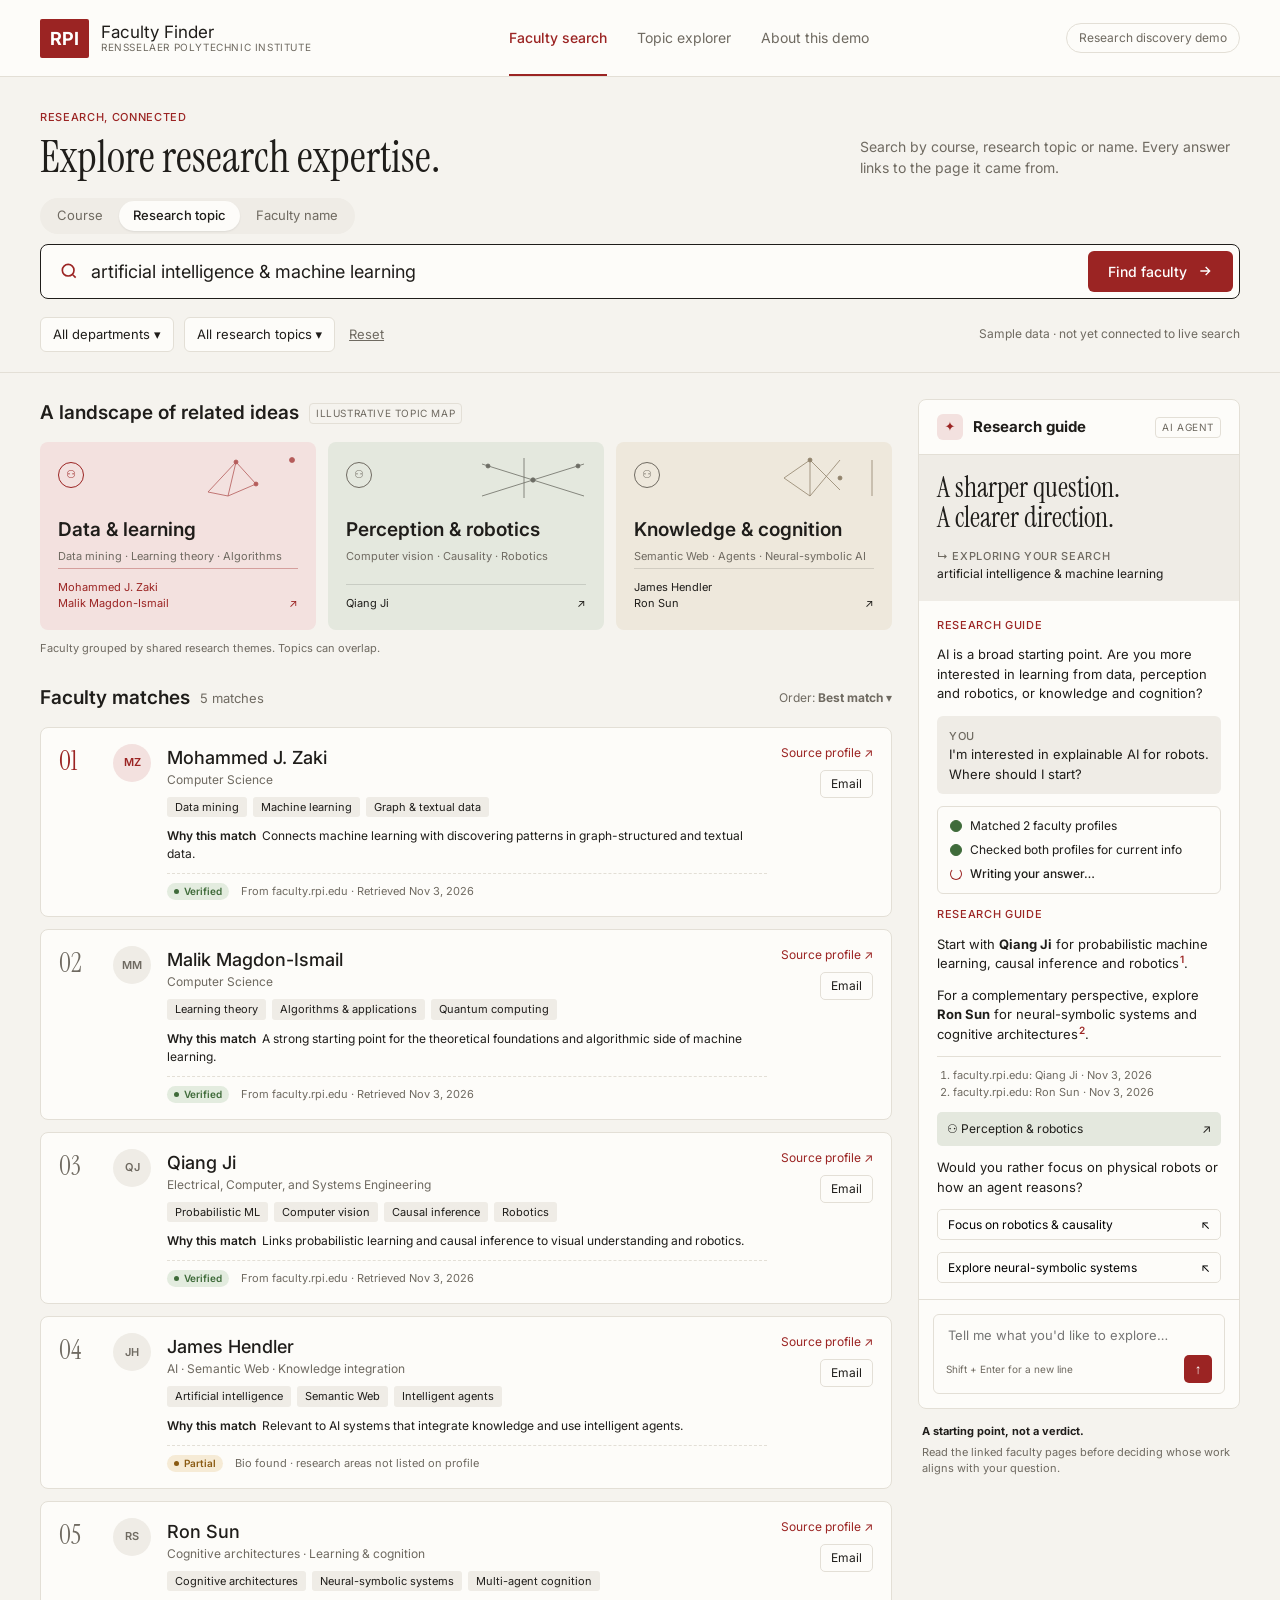
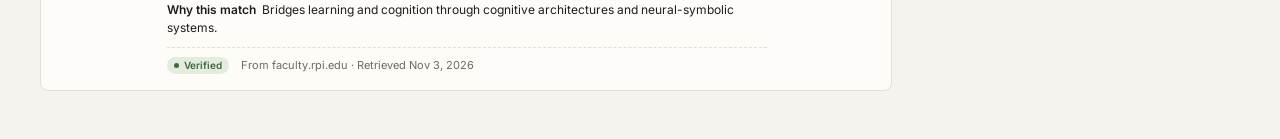
<file: Front End Design/index.html>
<!doctype html>
<html lang="en">
<head>
<meta charset="utf-8">
<meta name="viewport" content="width=device-width, initial-scale=1">
<title>Faculty Finder</title>
<link rel="preconnect" href="https://fonts.googleapis.com">
<link href="https://fonts.googleapis.com/css2?family=Instrument+Serif&family=Inter:wght@400;500;600&display=swap" rel="stylesheet">
<style>
/* ================= Design tokens ================= */
:root{
  --bg:#f5f3ee; --surface:#fdfcf9; --muted-bg:#efece6; --border:#e3dfd6;
  --text:#1f1d1a; --muted:#6f6a61; --red:#9b2423; --red-dark:#7f1c1b;
  --pink:#f3e1df; --sage:#e4e8de; --tan:#eee8dc;
  --ok:#3f6b3a; --ok-bg:#e3ecdf; --warn:#8a5a12; --warn-bg:#f6ebd6;
  --serif:"Instrument Serif",Georgia,serif; --sans:"Inter",system-ui,sans-serif;
  --r:8px;
}
*{box-sizing:border-box}
body{margin:0;background:var(--bg);color:var(--text);font:14px/1.5 var(--sans)}
a{color:inherit}
.wrap{max-width:1400px;margin:0 auto;padding:0 40px}
.eyebrow{font-size:11px;letter-spacing:.06em;text-transform:uppercase;color:var(--red);font-weight:500}
.tag{font-size:10px;letter-spacing:.06em;text-transform:uppercase;color:var(--muted);border:1px solid var(--border);border-radius:4px;padding:2px 6px}

/* ================= Header ================= */
.site-header{background:var(--surface);border-bottom:1px solid var(--border)}
.site-header .wrap{display:flex;align-items:center;height:76px;gap:24px}
.brand{display:flex;align-items:center;gap:12px;text-decoration:none}
.brand-logo{background:var(--red);color:#fff;font-weight:700;font-size:18px;padding:6px 10px;border-radius:2px}
.brand-name{font-size:17px;line-height:1.1}
.brand-sub{display:block;font-size:10px;letter-spacing:.06em;color:var(--muted);text-transform:uppercase}
.nav{margin:0 auto;display:flex;gap:30px;height:100%}
.nav a{display:flex;align-items:center;text-decoration:none;color:var(--muted);border-bottom:2px solid transparent}
.nav a[aria-current="page"]{color:var(--red);font-weight:500;border-color:var(--red)}
.pill{font-size:12px;color:var(--muted);border:1px solid var(--border);border-radius:999px;padding:5px 12px}

/* ================= Hero + search ================= */
.hero{padding:28px 0 20px;border-bottom:1px solid var(--border)}
.hero-top{display:flex;justify-content:space-between;align-items:flex-end;gap:24px}
.hero h1{font:400 44px/1.05 var(--serif);margin:8px 0 18px}
.hero-top p{color:var(--muted);max-width:380px;margin:0 0 20px}

.search-mode{display:inline-flex;gap:2px;padding:3px;background:var(--muted-bg);border-radius:999px;margin-bottom:10px}
.search-mode button{border:0;background:none;font:inherit;font-size:13px;color:var(--muted);padding:5px 14px;border-radius:999px;cursor:pointer}
.search-mode button[aria-pressed="true"]{background:var(--surface);color:var(--text);font-weight:500;box-shadow:0 1px 2px rgb(0 0 0/.08)}

.search{position:relative;display:flex;align-items:center;gap:12px;background:var(--surface);border:1.5px solid var(--text);border-radius:var(--r);padding:6px 6px 6px 18px}
.search > svg{flex:none;color:var(--red)}
.search input::-webkit-search-cancel-button{-webkit-appearance:none}
.search input{flex:1;border:0;background:none;font:18px var(--sans);color:var(--text);padding:8px 0;min-width:0}
.search input:focus{outline:none}
.search:focus-within{box-shadow:0 0 0 3px var(--pink)}
.btn-primary{display:inline-flex;align-items:center;gap:10px;background:var(--red);color:#fff;border:0;border-radius:6px;padding:12px 20px;font:500 14px var(--sans);cursor:pointer}
.btn-primary:hover{background:var(--red-dark)}

.suggestions{position:absolute;left:0;right:0;top:calc(100% + 6px);z-index:5;list-style:none;margin:0;padding:6px;background:var(--surface);border:1px solid var(--border);border-radius:var(--r);box-shadow:0 10px 30px rgb(0 0 0/.08)}
.suggestions li{display:grid;grid-template-columns:90px 1fr auto;gap:12px;padding:10px 12px;border-radius:6px;cursor:pointer}
.suggestions li:hover,.suggestions li[aria-selected="true"]{background:var(--pink)}
.code{font-weight:600}
.suggestions .dept{color:var(--muted);font-size:12px}

.filters{display:flex;align-items:center;gap:10px;margin-top:18px}
.select{display:inline-flex;align-items:center;gap:8px;background:var(--surface);border:1px solid var(--border);border-radius:6px;padding:7px 12px;font-size:13px}
.filters .reset{color:var(--muted);font-size:13px;margin-left:4px}
.filters .note{margin-left:auto;color:var(--muted);font-size:12px}

/* ================= Layout ================= */
.layout{display:grid;grid-template-columns:1fr 322px;gap:26px;padding-top:26px;padding-bottom:48px}
.section-head{display:flex;align-items:center;gap:10px;margin:0 0 14px}
.section-head h2{font-size:19px;font-weight:600;margin:0}
.section-head .sub{color:var(--muted);font-size:13px}
.section-head .right{margin-left:auto;font-size:12px;color:var(--muted)}
.caption{font-size:11px;color:var(--muted);margin:10px 0 28px}

/* Course context card (Course mode only) */
.course-card{background:var(--surface);border:1px solid var(--border);border-left:3px solid var(--red);border-radius:var(--r);padding:22px 24px;display:grid;grid-template-columns:1fr 260px;gap:28px;margin-bottom:28px}
.course-card h2{font:400 32px/1.1 var(--serif);margin:4px 0 10px}
.course-card p{margin:10px 0 0;color:#3b3833}
.taught h3{font-size:11px;letter-spacing:.06em;text-transform:uppercase;color:var(--muted);margin:0 0 6px;font-weight:600}
.taught ul{list-style:none;margin:0;padding:0}
.taught li{display:flex;justify-content:space-between;padding:7px 0;border-bottom:1px solid var(--border)}
.taught li span:last-child{color:var(--muted);font-size:12px}

/* Topic cards */
.topics{display:grid;grid-template-columns:repeat(3,1fr);gap:12px}
.topic{border-radius:var(--r);padding:20px 18px 18px;position:relative;min-height:188px;text-decoration:none;display:flex;flex-direction:column}
.topic.pink{background:var(--pink)} .topic.sage{background:var(--sage)} .topic.tan{background:var(--tan)}
.topic .ico{width:26px;height:26px;border:1.5px solid currentColor;border-radius:50%;display:grid;place-items:center;font-size:11px;color:var(--muted)}
.topic.pink .ico{color:var(--red)}
.topic h3{font-size:19px;font-weight:600;margin:28px 0 4px}
.topic .kw{font-size:11px;color:var(--muted)}
.topic .people{margin-top:auto;border-top:1px solid rgb(0 0 0/.12);padding-top:10px;font-size:11px;display:flex;justify-content:space-between;align-items:flex-end}
.topic.pink .people{color:var(--red);border-color:rgb(155 36 35/.35)}
.topic svg.deco{position:absolute;top:14px;right:16px;opacity:.7}

/* Faculty cards */
.list{display:grid;gap:12px}
.fac{background:var(--surface);border:1px solid var(--border);border-radius:var(--r);padding:16px 18px;display:grid;grid-template-columns:40px 40px 1fr auto;gap:14px;align-items:start}
.rank{font:400 26px/1 var(--serif);color:var(--red);padding-top:4px}
.fac:not(:first-child) .rank{color:var(--muted)}
.avatar{width:38px;height:38px;border-radius:50%;background:var(--muted-bg);display:grid;place-items:center;font-size:11px;font-weight:600;color:var(--muted)}
.fac:first-child .avatar{background:var(--pink);color:var(--red)}
.fac h3{font-size:18px;font-weight:500;margin:0}
.fac .dept{color:var(--muted);font-size:12px;margin:0 0 8px}
.chips{display:flex;flex-wrap:wrap;gap:6px}
.chip{font-size:11px;background:var(--muted-bg);padding:2px 8px;border-radius:3px}
.why{font-size:12px;margin:10px 0 0}
.why b{font-weight:600}
.src{display:flex;flex-wrap:wrap;gap:6px 12px;align-items:center;font-size:11px;color:var(--muted);margin-top:10px;padding-top:9px;border-top:1px dashed var(--border)}
.badge{display:inline-flex;align-items:center;gap:5px;font-size:10px;font-weight:600;padding:1px 7px;border-radius:999px}
.badge::before{content:"";width:5px;height:5px;border-radius:50%;background:currentColor}
.badge.ok{color:var(--ok);background:var(--ok-bg)} .badge.part{color:var(--warn);background:var(--warn-bg)}
.fac-actions{display:flex;flex-direction:column;align-items:flex-end;gap:8px}
.link-red{color:var(--red);font-size:12px;text-decoration:none;white-space:nowrap}
.link-red:hover{text-decoration:underline}
.btn-ghost{font-size:12px;border:1px solid var(--border);border-radius:5px;padding:4px 10px;text-decoration:none;background:var(--surface)}

/* ================= Research guide (agent) ================= */
.guide{background:var(--surface);border:1px solid var(--border);border-radius:var(--r);overflow:hidden;position:sticky;top:16px}
.guide-head{display:flex;align-items:center;gap:10px;padding:14px 18px;border-bottom:1px solid var(--border)}
.guide-head .mark{width:26px;height:26px;border-radius:6px;background:var(--pink);color:var(--red);display:grid;place-items:center;font-size:13px}
.guide-head strong{font-size:15px}
.guide-head .tag{margin-left:auto}
.guide-hero{background:var(--muted-bg);padding:18px}
.guide-hero h2{font:400 28px/1.05 var(--serif);margin:0 0 12px}
.guide-hero .q{font-size:12px}
.guide-body{padding:16px 18px;display:grid;gap:12px;font-size:13px}
.guide-body p{margin:0}
.you{background:var(--muted-bg);border-radius:6px;padding:10px 12px}
.you .eyebrow{color:var(--muted)}
.cite{color:var(--red);font-size:10px;font-weight:600;vertical-align:super;line-height:0;text-decoration:none;margin-left:1px}
.steps{list-style:none;margin:0;padding:10px 12px;border:1px solid var(--border);border-radius:6px;display:grid;gap:6px;font-size:12px;color:var(--muted)}
.steps li{display:flex;gap:8px;align-items:center}
.steps li::before{content:"";width:10px;height:10px;border-radius:50%;border:1.5px solid var(--border);flex:none}
.steps li.done{color:var(--text)} .steps li.done::before{background:var(--ok);border-color:var(--ok)}
.steps li.active{color:var(--text);font-weight:500}
.steps li.active::before{border-color:var(--red);border-top-color:transparent;animation:spin .8s linear infinite}
@keyframes spin{to{transform:rotate(360deg)}}
@media (prefers-reduced-motion:reduce){.steps li.active::before{animation:none}}
.sources{margin:0;padding:10px 0 0 16px;border-top:1px solid var(--border);font-size:11px;color:var(--muted)}
.chip-link{display:flex;justify-content:space-between;background:var(--sage);border-radius:5px;padding:8px 10px;font-size:12px;text-decoration:none}
.choice{display:flex;justify-content:space-between;border:1px solid var(--border);border-radius:5px;padding:7px 10px;font-size:12px;background:none;font-family:inherit;cursor:pointer;text-align:left;width:100%}
.composer{border-top:1px solid var(--border);padding:14px}
.composer-box{border:1px solid var(--border);border-radius:6px;padding:10px 12px;display:grid;gap:10px}
.composer textarea{border:0;resize:none;font:13px var(--sans);background:none;min-height:20px}
.composer textarea:focus{outline:none}
.composer-row{display:flex;justify-content:space-between;align-items:center;font-size:10px;color:var(--muted)}
.send{width:28px;height:28px;border-radius:5px;background:var(--red);color:#fff;border:0;cursor:pointer}
.guide-foot{font-size:11px;color:var(--muted);margin:14px 4px 0}
.guide-foot strong{color:var(--text);display:block;margin-bottom:4px}

[hidden]{display:none!important}

/* ================= Responsive ================= */
@media (max-width:1000px){
  .layout{grid-template-columns:1fr} .guide{position:static}
  .nav{display:none} .pill{margin-left:auto}
}
@media (max-width:720px){
  .wrap{padding:0 16px}
  .hero-top{display:block} .hero h1{font-size:36px}
  .search{flex-wrap:wrap;padding:6px 6px 6px 14px}
  .search .btn-primary{width:100%;justify-content:center}
  .filters{flex-wrap:wrap} .filters .note{margin-left:0;width:100%}
  .topics{grid-template-columns:1fr}
  .course-card{grid-template-columns:1fr}
  .fac{grid-template-columns:38px 1fr}
  .fac .rank{display:none}
  .fac-actions{grid-column:1/-1;flex-direction:row;align-items:center}
  .pill{display:none}
}
</style>
</head>
<body>

<!-- ================= Header ================= -->
<header class="site-header">
  <div class="wrap">
    <a class="brand" href="#">
      <span class="brand-logo">RPI</span>
      <span class="brand-name">Faculty Finder<span class="brand-sub">Rensselaer Polytechnic Institute</span></span>
    </a>
    <nav class="nav" aria-label="Main">
      <a href="#" aria-current="page">Faculty search</a>
      <a href="#">Topic explorer</a>
      <a href="#">About this demo</a>
    </nav>
    <span class="pill">Research discovery demo</span>
  </div>
</header>

<!-- ================= Hero + search ================= -->
<section class="hero">
  <div class="wrap">
    <div class="hero-top">
      <div>
        <span class="eyebrow">Research, connected</span>
        <h1>Explore research expertise.</h1>
      </div>
      <p>Search by course, research topic or name. Every answer links to the page it came from.</p>
    </div>

    <!-- NEW: search type toggle -->
    <div class="search-mode" role="group" aria-label="Search type">
      <button type="button" data-mode="course" aria-pressed="false">Course</button>
      <button type="button" data-mode="topic" aria-pressed="true">Research topic</button>
      <button type="button" data-mode="name" aria-pressed="false">Faculty name</button>
    </div>

    <form class="search" role="search" onsubmit="return false">
      <svg width="20" height="20" viewBox="0 0 24 24" fill="none" stroke="currentColor" stroke-width="2" aria-hidden="true"><circle cx="11" cy="11" r="7"/><path d="m20 20-3.5-3.5"/></svg>
      <input id="q" type="search" value="artificial intelligence &amp; machine learning" aria-label="Search" autocomplete="off">
      <button class="btn-primary" type="submit">Find faculty
        <svg width="16" height="16" viewBox="0 0 24 24" fill="none" stroke="currentColor" stroke-width="2" aria-hidden="true"><path d="M5 12h14M13 6l6 6-6 6"/></svg>
      </button>
      <!-- NEW: course suggestions (shown in Course mode) -->
      <ul class="suggestions" id="suggestions" role="listbox" hidden>
        <li role="option" aria-selected="true"><span class="code">CSCI 4100</span><span>Machine Learning from Data</span><span class="dept">Computer Science</span></li>
        <li role="option"><span class="code">ECSE 4850</span><span>Intro to Deep Learning</span><span class="dept">ECSE</span></li>
        <li role="option"><span class="code">ITWS 4310</span><span>Managing &amp; Maintaining a Website</span><span class="dept">ITWS</span></li>
      </ul>
    </form>

    <div class="filters">
      <span class="select">All departments ▾</span>
      <span class="select">All research topics ▾</span>
      <a class="reset" href="#">Reset</a>
      <span class="note">Sample data · not yet connected to live search</span>
    </div>
  </div>
</section>

<!-- ================= Main ================= -->
<div class="wrap layout">
  <main>

    <!-- NEW: course context card (Course mode only) -->
    <article class="course-card" id="course-card" hidden>
      <div>
        <span class="code">CSCI 4100</span>
        <h2>Machine Learning from Data</h2>
        <div class="chips"><span class="chip">4 credits</span><span class="chip">Computer Science</span><span class="chip">Prereq: sample</span></div>
        <p>Catalog description goes here, quoted from the course catalog rather than paraphrased by the agent.</p>
        <div class="src"><span class="badge ok">Verified</span>From <a class="link-red" href="#">RPI Course Catalog</a>· Retrieved Nov 3, 2026</div>
      </div>
      <aside class="taught">
        <h3>Recently taught by</h3>
        <ul>
          <li><span>Malik Magdon-Ismail</span><span>Sample term</span></li>
          <li><span>Instructor name</span><span>Sample term</span></li>
        </ul>
        <div class="src"><span class="badge part">Partial</span>2 of last 4 terms found</div>
      </aside>
    </article>

    <!-- Topic landscape -->
    <div class="section-head">
      <h2>A landscape of related ideas</h2><span class="tag">Illustrative topic map</span>
    </div>
    <div class="topics">
      <a class="topic pink" href="#">
        <svg class="deco" width="96" height="44" viewBox="0 0 96 44" fill="none" stroke="#9b2423" stroke-width=".8"><path d="M4 36 32 6l20 22-28 12Z M32 6l-8 34"/><circle cx="32" cy="6" r="2" fill="#9b2423"/><circle cx="52" cy="28" r="2" fill="#9b2423"/><circle cx="88" cy="4" r="2.5" fill="#9b2423"/></svg>
        <span class="ico">⚇</span>
        <h3>Data &amp; learning</h3>
        <span class="kw">Data mining · Learning theory · Algorithms</span>
        <span class="people"><span>Mohammed J. Zaki<br>Malik Magdon-Ismail</span><span>↗</span></span>
      </a>
      <a class="topic sage" href="#">
        <svg class="deco" width="110" height="44" viewBox="0 0 110 44" fill="none" stroke="#3b3a33" stroke-width=".8"><path d="M4 8l102 32M4 40 106 8M46 2v40"/><circle cx="55" cy="24" r="2.2" fill="#3b3a33"/><circle cx="10" cy="10" r="2" fill="#3b3a33"/><circle cx="100" cy="10" r="2" fill="#3b3a33"/></svg>
        <span class="ico">⚇</span>
        <h3>Perception &amp; robotics</h3>
        <span class="kw">Computer vision · Causality · Robotics</span>
        <span class="people"><span>Qiang Ji</span><span>↗</span></span>
      </a>
      <a class="topic tan" href="#">
        <svg class="deco" width="96" height="44" viewBox="0 0 96 44" fill="none" stroke="#6b5a3e" stroke-width=".8"><path d="M4 22 30 4v36L4 22Zm26-18 30 30M30 40 60 4M92 4v36"/><circle cx="30" cy="4" r="2" fill="#6b5a3e"/><circle cx="60" cy="22" r="2" fill="#6b5a3e"/></svg>
        <span class="ico">⚇</span>
        <h3>Knowledge &amp; cognition</h3>
        <span class="kw">Semantic Web · Agents · Neural-symbolic AI</span>
        <span class="people"><span>James Hendler<br>Ron Sun</span><span>↗</span></span>
      </a>
    </div>
    <p class="caption">Faculty grouped by shared research themes. Topics can overlap.</p>

    <!-- Faculty matches -->
    <div class="section-head">
      <h2>Faculty matches</h2><span class="sub">5 matches</span>
      <span class="right">Order: <b>Best match</b> ▾</span>
    </div>

    <div class="list">
      <article class="fac">
        <span class="rank">01</span><span class="avatar">MZ</span>
        <div>
          <h3>Mohammed J. Zaki</h3><p class="dept">Computer Science</p>
          <div class="chips"><span class="chip">Data mining</span><span class="chip">Machine learning</span><span class="chip">Graph &amp; textual data</span></div>
          <p class="why"><b>Why this match</b>&nbsp; Connects machine learning with discovering patterns in graph-structured and textual data.</p>
          <div class="src"><span class="badge ok">Verified</span>From faculty.rpi.edu · Retrieved Nov 3, 2026</div>
        </div>
        <div class="fac-actions"><a class="link-red" href="#">Source profile ↗</a><a class="btn-ghost" href="#">Email</a></div>
      </article>

      <article class="fac">
        <span class="rank">02</span><span class="avatar">MM</span>
        <div>
          <h3>Malik Magdon-Ismail</h3><p class="dept">Computer Science</p>
          <div class="chips"><span class="chip">Learning theory</span><span class="chip">Algorithms &amp; applications</span><span class="chip">Quantum computing</span></div>
          <p class="why"><b>Why this match</b>&nbsp; A strong starting point for the theoretical foundations and algorithmic side of machine learning.</p>
          <div class="src"><span class="badge ok">Verified</span>From faculty.rpi.edu · Retrieved Nov 3, 2026</div>
        </div>
        <div class="fac-actions"><a class="link-red" href="#">Source profile ↗</a><a class="btn-ghost" href="#">Email</a></div>
      </article>

      <article class="fac">
        <span class="rank">03</span><span class="avatar">QJ</span>
        <div>
          <h3>Qiang Ji</h3><p class="dept">Electrical, Computer, and Systems Engineering</p>
          <div class="chips"><span class="chip">Probabilistic ML</span><span class="chip">Computer vision</span><span class="chip">Causal inference</span><span class="chip">Robotics</span></div>
          <p class="why"><b>Why this match</b>&nbsp; Links probabilistic learning and causal inference to visual understanding and robotics.</p>
          <div class="src"><span class="badge ok">Verified</span>From faculty.rpi.edu · Retrieved Nov 3, 2026</div>
        </div>
        <div class="fac-actions"><a class="link-red" href="#">Source profile ↗</a><a class="btn-ghost" href="#">Email</a></div>
      </article>

      <article class="fac">
        <span class="rank">04</span><span class="avatar">JH</span>
        <div>
          <h3>James Hendler</h3><p class="dept">AI · Semantic Web · Knowledge integration</p>
          <div class="chips"><span class="chip">Artificial intelligence</span><span class="chip">Semantic Web</span><span class="chip">Intelligent agents</span></div>
          <p class="why"><b>Why this match</b>&nbsp; Relevant to AI systems that integrate knowledge and use intelligent agents.</p>
          <div class="src"><span class="badge part">Partial</span>Bio found · research areas not listed on profile</div>
        </div>
        <div class="fac-actions"><a class="link-red" href="#">Source profile ↗</a><a class="btn-ghost" href="#">Email</a></div>
      </article>

      <article class="fac">
        <span class="rank">05</span><span class="avatar">RS</span>
        <div>
          <h3>Ron Sun</h3><p class="dept">Cognitive architectures · Learning &amp; cognition</p>
          <div class="chips"><span class="chip">Cognitive architectures</span><span class="chip">Neural-symbolic systems</span><span class="chip">Multi-agent cognition</span></div>
          <p class="why"><b>Why this match</b>&nbsp; Bridges learning and cognition through cognitive architectures and neural-symbolic systems.</p>
          <div class="src"><span class="badge ok">Verified</span>From faculty.rpi.edu · Retrieved Nov 3, 2026</div>
        </div>
        <div class="fac-actions"><a class="link-red" href="#">Source profile ↗</a><a class="btn-ghost" href="#">Email</a></div>
      </article>
    </div>
  </main>

  <!-- ================= Research guide (agent) ================= -->
  <aside>
    <section class="guide" aria-label="Research guide">
      <div class="guide-head"><span class="mark">✦</span><strong>Research guide</strong><span class="tag">AI agent</span></div>
      <div class="guide-hero">
        <h2>A sharper question.<br>A clearer direction.</h2>
        <span class="eyebrow" style="color:var(--muted)">↳ Exploring your search</span>
        <div class="q">artificial intelligence &amp; machine learning</div>
      </div>
      <div class="guide-body">
        <span class="eyebrow">Research guide</span>
        <p>AI is a broad starting point. Are you more interested in learning from data, perception and robotics, or knowledge and cognition?</p>

        <div class="you"><span class="eyebrow">You</span><p>I'm interested in explainable AI for robots. Where should I start?</p></div>

        <!-- NEW: agent progress -->
        <ol class="steps" aria-live="polite">
          <li class="done">Matched 2 faculty profiles</li>
          <li class="done">Checked both profiles for current info</li>
          <li class="active">Writing your answer…</li>
        </ol>

        <span class="eyebrow">Research guide</span>
        <!-- NEW: citations -->
        <p>Start with <b>Qiang Ji</b> for probabilistic machine learning, causal inference and robotics<a class="cite" href="#s1">1</a>.</p>
        <p>For a complementary perspective, explore <b>Ron Sun</b> for neural-symbolic systems and cognitive architectures<a class="cite" href="#s2">2</a>.</p>
        <ol class="sources">
          <li id="s1">faculty.rpi.edu: Qiang Ji · Nov 3, 2026</li>
          <li id="s2">faculty.rpi.edu: Ron Sun · Nov 3, 2026</li>
        </ol>

        <a class="chip-link" href="#"><span>⚇ Perception &amp; robotics</span><span>↗</span></a>
        <p>Would you rather focus on physical robots or how an agent reasons?</p>
        <button class="choice" type="button">Focus on robotics &amp; causality <span>↖</span></button>
        <button class="choice" type="button">Explore neural-symbolic systems <span>↖</span></button>
      </div>
      <div class="composer">
        <div class="composer-box">
          <textarea rows="1" placeholder="Tell me what you'd like to explore…" aria-label="Message the research guide"></textarea>
          <div class="composer-row"><span>Shift + Enter for a new line</span><button class="send" aria-label="Send">↑</button></div>
        </div>
      </div>
    </section>
    <p class="guide-foot"><strong>A starting point, not a verdict.</strong>Read the linked faculty pages before deciding whose work aligns with your question.</p>
  </aside>
</div>

<script>
  // Search-type toggle: shows course suggestions + course card in Course mode.
  const input = document.getElementById('q');
  const suggestions = document.getElementById('suggestions');
  const courseCard = document.getElementById('course-card');
  const placeholders = {
    course: 'Course code or name, e.g. CSCI 4100',
    topic: 'A research topic, e.g. machine learning',
    name: 'A faculty member, e.g. Qiang Ji'
  };

  document.querySelectorAll('.search-mode button').forEach(btn => {
    btn.addEventListener('click', () => {
      document.querySelectorAll('.search-mode button')
        .forEach(b => b.setAttribute('aria-pressed', b === btn));
      const mode = btn.dataset.mode;
      input.placeholder = placeholders[mode];
      input.value = mode === 'course' ? 'machine learn' : '';
      suggestions.hidden = mode !== 'course';
      courseCard.hidden = mode !== 'course';
      input.focus();
    });
  });

  // Close suggestions when one is picked
  suggestions.addEventListener('click', e => {
    const li = e.target.closest('li');
    if (!li) return;
    input.value = li.querySelector('.code').textContent + ' ' + li.children[1].textContent;
    suggestions.hidden = true;
  });
</script>
</body>
</html>
</file>
